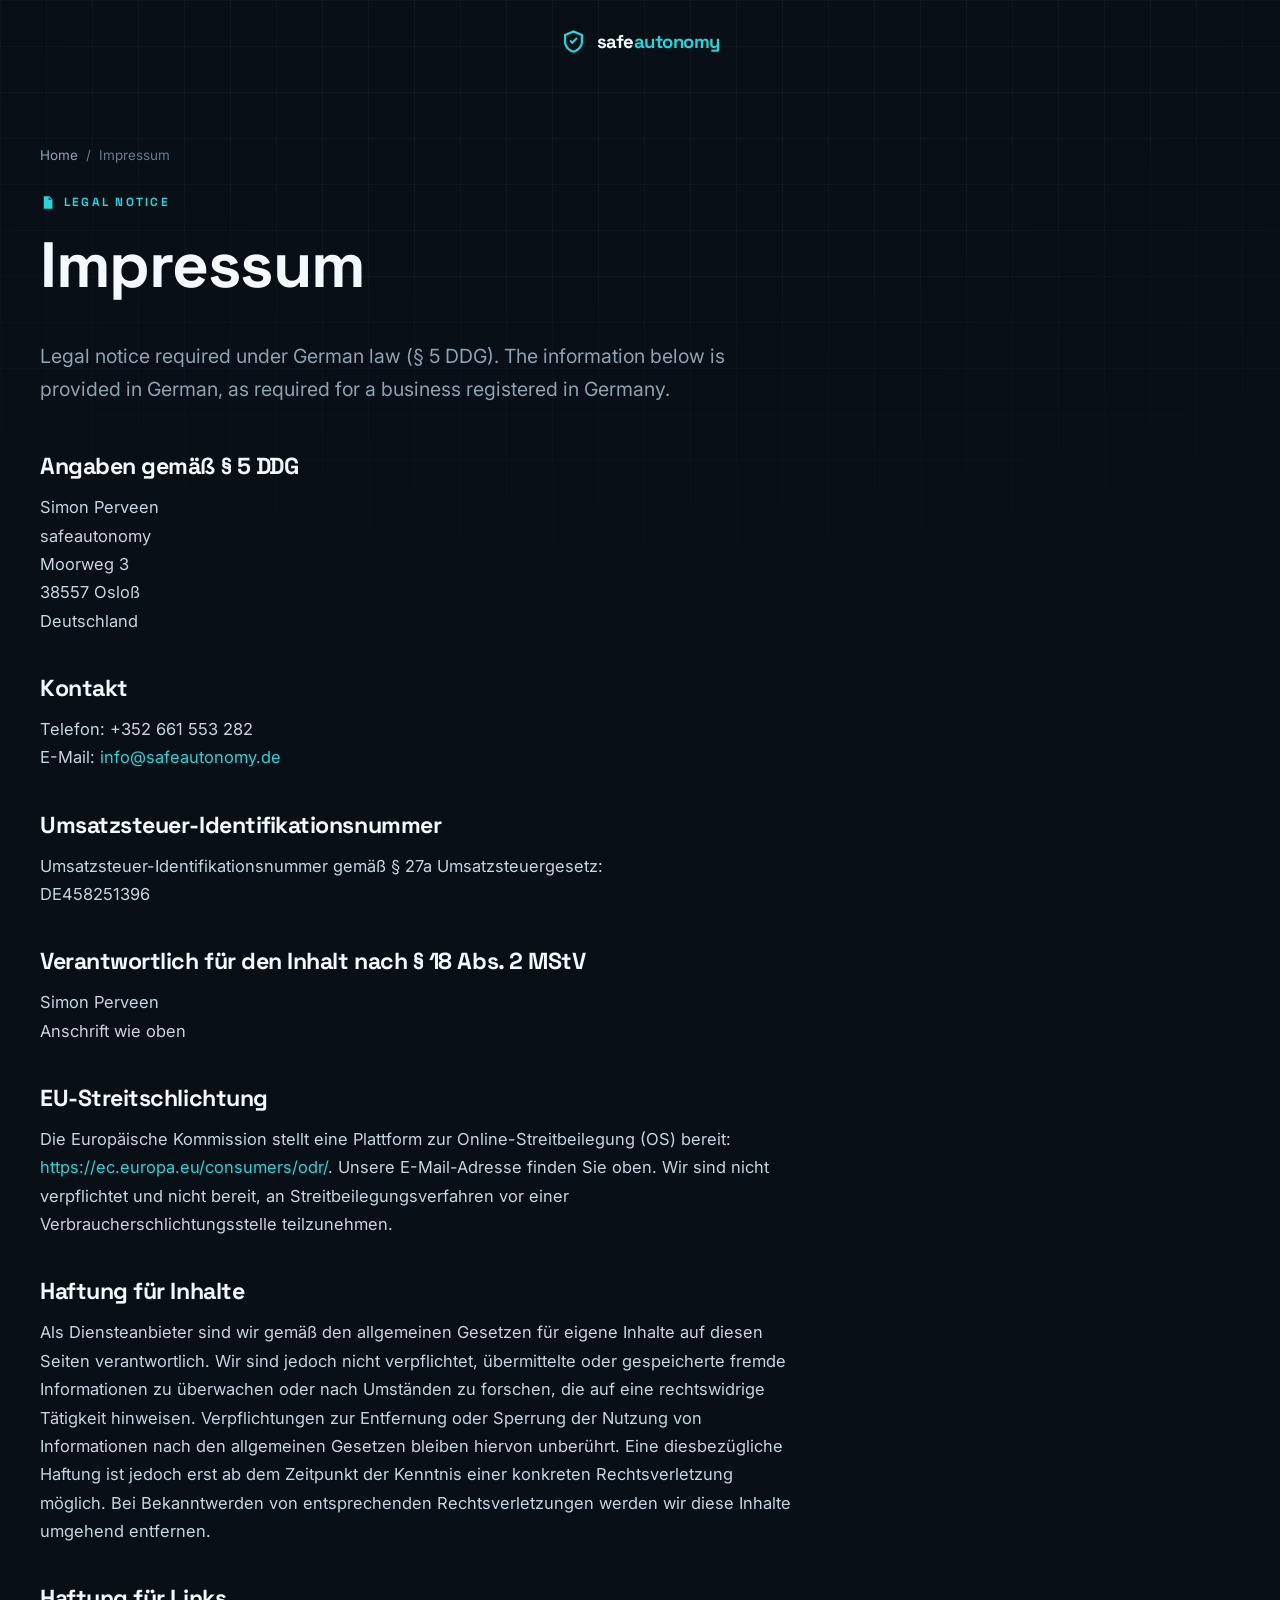
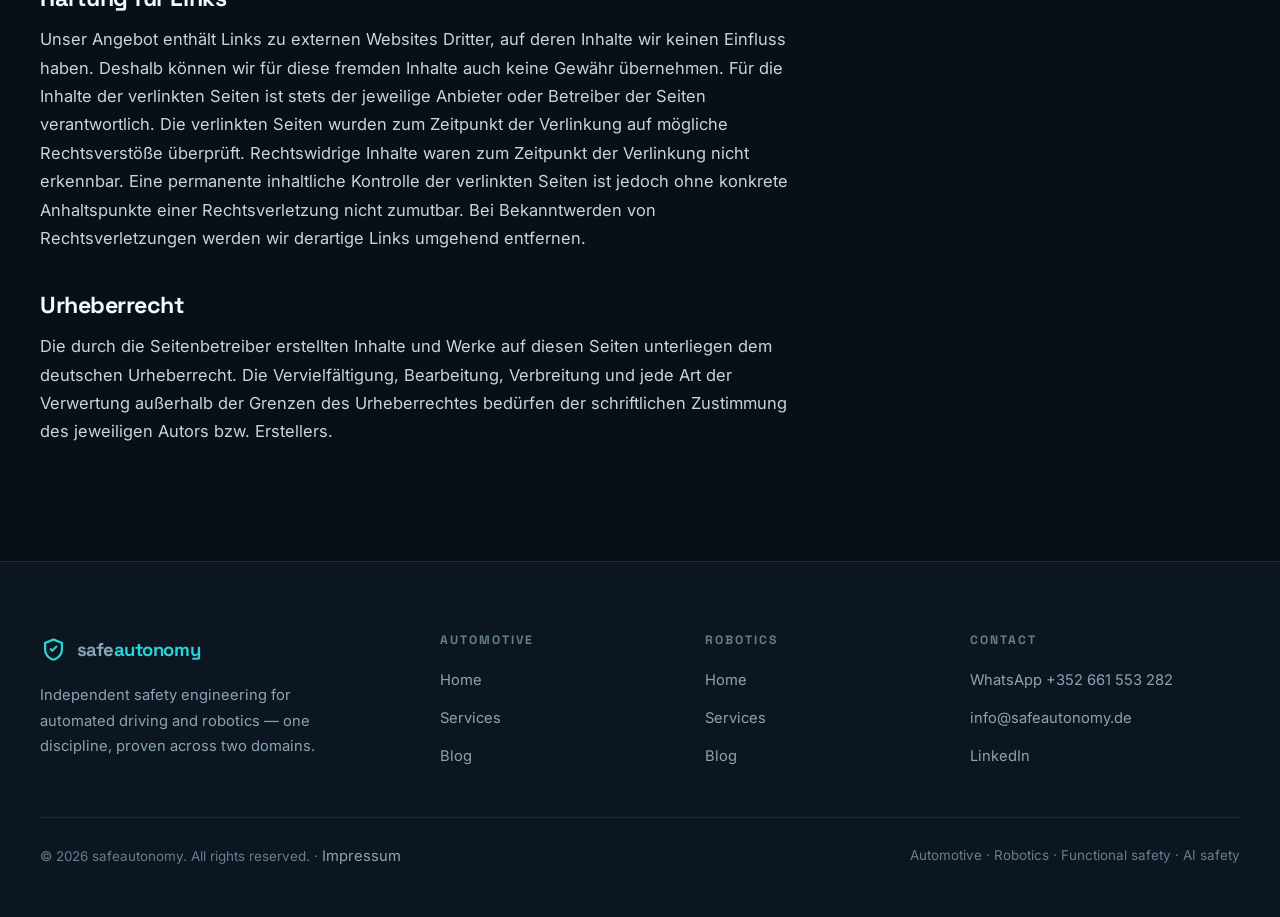
<file: impressum.html>
<!DOCTYPE html>
<html lang="de">
<head>
<meta charset="utf-8">
<meta name="viewport" content="width=device-width, initial-scale=1">
<title>Impressum | safeautonomy</title>
<meta name="description" content="Impressum — Angaben gemäß § 5 DDG.">
<meta name="robots" content="noindex">
<link rel="icon" href="data:image/svg+xml,%3Csvg xmlns='http://www.w3.org/2000/svg' viewBox='0 0 24 24'%3E%3Cpath fill='%2329D3D8' d='M12 2 3.5 5.6v6.1c0 5.2 3.6 9 8.5 10.3 4.9-1.3 8.5-5.1 8.5-10.3V5.6z'/%3E%3C/svg%3E">
<link rel="preconnect" href="https://fonts.googleapis.com">
<link rel="preconnect" href="https://fonts.gstatic.com" crossorigin>
<link href="https://fonts.googleapis.com/css2?family=Inter:wght@400;500;600&family=Space+Grotesk:wght@500;700&display=swap" rel="stylesheet">
<link rel="stylesheet" href="assets/css/styles.css">
</head>
<body>

<header class="gw-header">
  <div class="container">
    <a class="logo" href="index.html">
      <svg class="logo__mark" viewBox="0 0 24 24" aria-hidden="true"><path d="M12 2 3.5 5.6v6.1c0 5.2 3.6 9 8.5 10.3 4.9-1.3 8.5-5.1 8.5-10.3V5.6L12 2Zm0 2.2 6.5 2.7v4.8c0 4-2.6 7-6.5 8.2-3.9-1.2-6.5-4.2-6.5-8.2V6.9L12 4.2Z"/><path d="m10.9 14.4-2.6-2.6 1.3-1.3 1.3 1.3 3.5-3.5 1.3 1.3-4.8 4.8Z"/></svg>
      <span class="logo__text">safe<span>autonomy</span></span>
    </a>
  </div>
</header>

<main>
<section class="section" style="padding-top:9rem">
  <div class="container">
    <nav class="crumbs" aria-label="Breadcrumb">
      <a href="index.html">Home</a> <span>/</span> <span>Impressum</span>
    </nav>

    <p class="eyebrow">
      <svg viewBox="0 0 24 24" aria-hidden="true"><path d="M6 2h9l5 5v15H6V2Zm8 1.5V8h4.5L14 3.5ZM8 12h8v1.6H8V12Zm0 4h8v1.6H8V16Z"/></svg>
      Legal notice
    </p>
    <h1>Impressum</h1>
    <p class="lede measure" style="margin-bottom:3rem">
      Legal notice required under German law (§ 5 DDG). The information below is provided
      in German, as required for a business registered in Germany.
    </p>

    <div class="prose measure">
      <h3>Angaben gemäß § 5 DDG</h3>
      <p>
        Simon Perveen<br>
        safeautonomy<br>
        Moorweg 3<br>
        38557 Osloß<br>
        Deutschland
      </p>

      <h3>Kontakt</h3>
      <p>
        Telefon: +352 661 553 282<br>
        E-Mail: <a href="mailto:info@safeautonomy.de">info@safeautonomy.de</a>
      </p>

      <h3>Umsatzsteuer-Identifikationsnummer</h3>
      <p>
        Umsatzsteuer-Identifikationsnummer gemäß § 27a Umsatzsteuergesetz:<br>
        DE458251396
      </p>

      <h3>Verantwortlich für den Inhalt nach § 18 Abs. 2 MStV</h3>
      <p>
        Simon Perveen<br>
        Anschrift wie oben
      </p>

      <h3>EU-Streitschlichtung</h3>
      <p>
        Die Europäische Kommission stellt eine Plattform zur Online-Streitbeilegung (OS)
        bereit: <a href="https://ec.europa.eu/consumers/odr/">https://ec.europa.eu/consumers/odr/</a>.
        Unsere E-Mail-Adresse finden Sie oben. Wir sind nicht verpflichtet und nicht bereit,
        an Streitbeilegungsverfahren vor einer Verbraucherschlichtungsstelle teilzunehmen.
      </p>

      <h3>Haftung für Inhalte</h3>
      <p>
        Als Diensteanbieter sind wir gemäß den allgemeinen Gesetzen für eigene Inhalte auf
        diesen Seiten verantwortlich. Wir sind jedoch nicht verpflichtet, übermittelte oder
        gespeicherte fremde Informationen zu überwachen oder nach Umständen zu forschen, die
        auf eine rechtswidrige Tätigkeit hinweisen. Verpflichtungen zur Entfernung oder
        Sperrung der Nutzung von Informationen nach den allgemeinen Gesetzen bleiben hiervon
        unberührt. Eine diesbezügliche Haftung ist jedoch erst ab dem Zeitpunkt der Kenntnis
        einer konkreten Rechtsverletzung möglich. Bei Bekanntwerden von entsprechenden
        Rechtsverletzungen werden wir diese Inhalte umgehend entfernen.
      </p>

      <h3>Haftung für Links</h3>
      <p>
        Unser Angebot enthält Links zu externen Websites Dritter, auf deren Inhalte wir
        keinen Einfluss haben. Deshalb können wir für diese fremden Inhalte auch keine
        Gewähr übernehmen. Für die Inhalte der verlinkten Seiten ist stets der jeweilige
        Anbieter oder Betreiber der Seiten verantwortlich. Die verlinkten Seiten wurden zum
        Zeitpunkt der Verlinkung auf mögliche Rechtsverstöße überprüft. Rechtswidrige
        Inhalte waren zum Zeitpunkt der Verlinkung nicht erkennbar. Eine permanente
        inhaltliche Kontrolle der verlinkten Seiten ist jedoch ohne konkrete Anhaltspunkte
        einer Rechtsverletzung nicht zumutbar. Bei Bekanntwerden von Rechtsverletzungen
        werden wir derartige Links umgehend entfernen.
      </p>

      <h3>Urheberrecht</h3>
      <p>
        Die durch die Seitenbetreiber erstellten Inhalte und Werke auf diesen Seiten
        unterliegen dem deutschen Urheberrecht. Die Vervielfältigung, Bearbeitung,
        Verbreitung und jede Art der Verwertung außerhalb der Grenzen des Urheberrechtes
        bedürfen der schriftlichen Zustimmung des jeweiligen Autors bzw. Erstellers.
      </p>
    </div>
  </div>
</section>
</main>

<footer class="footer">
  <div class="container">
    <div class="footer__grid">
      <div>
        <a class="logo" href="index.html">
          <svg class="logo__mark" viewBox="0 0 24 24" aria-hidden="true"><path d="M12 2 3.5 5.6v6.1c0 5.2 3.6 9 8.5 10.3 4.9-1.3 8.5-5.1 8.5-10.3V5.6L12 2Zm0 2.2 6.5 2.7v4.8c0 4-2.6 7-6.5 8.2-3.9-1.2-6.5-4.2-6.5-8.2V6.9L12 4.2Z"/><path d="m10.9 14.4-2.6-2.6 1.3-1.3 1.3 1.3 3.5-3.5 1.3 1.3-4.8 4.8Z"/></svg>
          <span class="logo__text">safe<span>autonomy</span></span>
        </a>
        <p class="footer__blurb">
          Independent safety engineering for automated driving and robotics — one
          discipline, proven across two domains.
        </p>
      </div>
      <div>
        <h4>Automotive</h4>
        <ul>
          <li><a href="automotive.html">Home</a></li>
          <li><a href="services.html">Services</a></li>
          <li><a href="blog.html">Blog</a></li>
        </ul>
      </div>
      <div>
        <h4>Robotics</h4>
        <ul>
          <li><a href="robotics.html">Home</a></li>
          <li><a href="robotics-services.html">Services</a></li>
          <li><a href="robotics-blog.html">Blog</a></li>
        </ul>
      </div>
      <div>
        <h4>Contact</h4>
        <ul>
          <li><a href="https://wa.me/352661553282">WhatsApp +352 661 553 282</a></li>
          <li><a href="mailto:info@safeautonomy.de">info@safeautonomy.de</a></li>
          <li><a href="https://www.linkedin.com/in/dr-simon-saim-perveen-5b797918a/">LinkedIn</a></li>
        </ul>
      </div>
    </div>
    <div class="footer__bottom">
      <p>&copy; <span data-year>2026</span> safeautonomy. All rights reserved. · <a href="impressum.html">Impressum</a></p>
      <p>Automotive · Robotics · Functional safety · AI safety</p>
    </div>
  </div>
</footer>

<script src="assets/js/main.js"></script>
</body>
</html>
</file>
<file: assets/css/styles.css>
/* ==========================================================================
   safeautonomy — design system
   Palette sampled from the LinkedIn banner:
   deep navy-black ground · cyan accent · lime-yellow accent · notched frames
   ========================================================================== */

/* ---------- 1. Tokens ---------- */
:root {
  /* surfaces */
  --bg:        #080F16;
  --bg-1:      #0B1620;
  --bg-2:      #10202C;
  --bg-3:      #162C3A;

  /* lines */
  --line:      rgba(150, 195, 215, 0.13);
  --line-2:    rgba(150, 195, 215, 0.26);
  --grid:      rgba(120, 175, 200, 0.055);

  /* accents */
  --cyan:      #29D3D8;
  --cyan-2:    #0FA9AE;
  --cyan-soft: rgba(41, 211, 216, 0.12);
  --lime:      #D8F32E;
  --lime-2:    #B4CC17;
  --lime-soft: rgba(216, 243, 46, 0.12);

  /* text */
  --white:     #F3F9FC;
  --text:      #C6D6E0;
  --muted:     #8CA3B4;
  --muted-2:   #667E90;

  /* shape */
  --notch:     18px;
  --radius:    4px;
  --maxw:      1200px;
  --maxw-text: 760px;

  /* type */
  --font-head: 'Space Grotesk', 'Segoe UI', system-ui, sans-serif;
  --font-body: 'Inter', 'Segoe UI', system-ui, -apple-system, sans-serif;

  /* motion */
  --ease: cubic-bezier(0.22, 1, 0.36, 1);
}

/* the banner's clipped corners: top-left + bottom-right */
.cut {
  clip-path: polygon(
    var(--notch) 0, 100% 0,
    100% calc(100% - var(--notch)), calc(100% - var(--notch)) 100%,
    0 100%, 0 var(--notch)
  );
}

/* ---------- 2. Reset & base ---------- */
*, *::before, *::after { box-sizing: border-box; }

html {
  scroll-behavior: smooth;
  scroll-padding-top: 92px;
  -webkit-text-size-adjust: 100%;
}

body {
  margin: 0;
  background: var(--bg);
  color: var(--text);
  font-family: var(--font-body);
  font-size: 16.5px;
  line-height: 1.72;
  -webkit-font-smoothing: antialiased;
  overflow-x: hidden;
}

/* faint engineering grid, as on the banner */
body::before {
  content: '';
  position: fixed;
  inset: 0;
  z-index: 0;
  pointer-events: none;
  background-image:
    linear-gradient(var(--grid) 1px, transparent 1px),
    linear-gradient(90deg, var(--grid) 1px, transparent 1px);
  background-size: 46px 46px;
  mask-image: radial-gradient(ellipse 120% 90% at 50% 0%, #000 30%, transparent 85%);
}

img, video, svg { max-width: 100%; display: block; }
a { color: var(--cyan); text-decoration: none; transition: color .18s var(--ease); }
a:hover { color: var(--lime); }

h1, h2, h3, h4 {
  font-family: var(--font-head);
  color: var(--white);
  line-height: 1.12;
  letter-spacing: -0.02em;
  margin: 0 0 .6em;
  font-weight: 700;
}
h1 { font-size: clamp(2.3rem, 5.4vw, 4rem); }
h2 { font-size: clamp(1.75rem, 3.4vw, 2.6rem); }
h3 { font-size: clamp(1.15rem, 1.9vw, 1.45rem); }
h4 { font-size: 1.02rem; letter-spacing: 0; }
p  { margin: 0 0 1.15em; }
p:last-child { margin-bottom: 0; }

strong { color: var(--white); font-weight: 600; }
code {
  font-family: ui-monospace, 'Cascadia Code', Consolas, monospace;
  font-size: .88em;
  color: var(--cyan);
  background: var(--cyan-soft);
  padding: .12em .42em;
  border-radius: 3px;
}

:focus-visible {
  outline: 2px solid var(--lime);
  outline-offset: 3px;
  border-radius: 2px;
}

::selection { background: var(--lime); color: #0A1017; }

/* ---------- 3. Layout ---------- */
.container {
  width: min(100% - 2.75rem, var(--maxw));
  margin-inline: auto;
  position: relative;
  z-index: 1;
}
.section { padding: clamp(4.5rem, 9vw, 7.5rem) 0; position: relative; }
.section--tight { padding: clamp(3rem, 6vw, 4.75rem) 0; }
.section--alt { background: linear-gradient(180deg, transparent, var(--bg-1) 12%, var(--bg-1) 88%, transparent); }

.grid { display: grid; gap: 1.4rem; }
.grid-2 { grid-template-columns: repeat(2, 1fr); }
.grid-3 { grid-template-columns: repeat(3, 1fr); }
.grid-4 { grid-template-columns: repeat(4, 1fr); }

.lede {
  font-size: clamp(1.05rem, 1.6vw, 1.22rem);
  color: var(--muted);
  max-width: var(--maxw-text);
  line-height: 1.68;
}
.measure { max-width: var(--maxw-text); }
.center { text-align: center; }
.center .lede, .center .measure { margin-inline: auto; }

.section-head { margin-bottom: clamp(2.25rem, 4vw, 3.25rem); }

/* ---------- 4. Eyebrow ---------- */
.eyebrow {
  display: inline-flex;
  align-items: center;
  gap: .55rem;
  font-family: var(--font-head);
  font-size: .74rem;
  font-weight: 700;
  letter-spacing: .19em;
  text-transform: uppercase;
  color: var(--cyan);
  margin-bottom: 1.1rem;
}
.eyebrow svg { width: 15px; height: 15px; fill: var(--cyan); flex: none; }
.eyebrow--lime { color: var(--lime); }
.eyebrow--lime svg { fill: var(--lime); }

/* ---------- 5. Buttons ---------- */
.btn {
  --notch: 12px;
  display: inline-flex;
  align-items: center;
  gap: .6rem;
  padding: .82rem 1.6rem;
  font-family: var(--font-head);
  font-size: .92rem;
  font-weight: 700;
  letter-spacing: .01em;
  cursor: pointer;
  border: 0;
  transition: transform .18s var(--ease), background .18s var(--ease), color .18s var(--ease);
  clip-path: polygon(
    var(--notch) 0, 100% 0,
    100% calc(100% - var(--notch)), calc(100% - var(--notch)) 100%,
    0 100%, 0 var(--notch)
  );
}
.btn:hover { transform: translateY(-2px); }
.btn svg { width: 16px; height: 16px; flex: none; }

.btn--primary { background: var(--lime); color: #0A1017; }
.btn--primary:hover { background: #E4FB55; color: #0A1017; }

.btn--cyan { background: var(--cyan); color: #051317; }
.btn--cyan:hover { background: #45E6EB; color: #051317; }

.btn--ghost {
  background: transparent;
  color: var(--white);
  box-shadow: inset 0 0 0 1px var(--line-2);
}
.btn--ghost:hover { background: rgba(255,255,255,.05); color: var(--white); box-shadow: inset 0 0 0 1px var(--cyan); }

.btn-row { display: flex; flex-wrap: wrap; gap: .85rem; margin-top: 2rem; }

/* arrow link */
.arrow-link {
  display: inline-flex;
  align-items: center;
  gap: .45rem;
  font-family: var(--font-head);
  font-weight: 700;
  font-size: .9rem;
}
.arrow-link svg { width: 15px; height: 15px; transition: transform .2s var(--ease); }
.arrow-link:hover svg { transform: translateX(4px); }

/* ---------- 6. Header ---------- */
.header {
  position: fixed;
  inset: 0 0 auto 0;
  z-index: 100;
  transition: background .3s var(--ease), border-color .3s var(--ease), backdrop-filter .3s;
  border-bottom: 1px solid transparent;
}
.header.is-scrolled {
  background: rgba(8, 15, 22, .88);
  backdrop-filter: blur(14px);
  border-bottom-color: var(--line);
}
.header__inner {
  display: flex;
  align-items: center;
  gap: 1.5rem;
  height: 76px;
}

.logo { display: flex; align-items: center; gap: .6rem; color: var(--white); flex: none; }
.logo:hover { color: var(--white); }
.logo__mark { width: 27px; height: 27px; fill: var(--cyan); flex: none; }
.logo__text {
  font-family: var(--font-head);
  font-weight: 700;
  font-size: 1.16rem;
  letter-spacing: -.025em;
}
.logo__text span { color: var(--cyan); }

.nav { margin-left: auto; display: flex; align-items: center; gap: .3rem; }
.nav__link {
  display: block;
  padding: .55rem .85rem;
  font-family: var(--font-head);
  font-size: .89rem;
  font-weight: 500;
  color: var(--text);
  position: relative;
}
.nav__link:hover { color: var(--white); }
.nav__link.is-active { color: var(--white); }
.nav__link.is-active::after {
  content: '';
  position: absolute;
  left: .85rem; right: .85rem; bottom: .18rem;
  height: 2px;
  background: var(--lime);
}

/* dropdown */
.nav__item { position: relative; }
.nav__toggle {
  display: flex;
  align-items: center;
  gap: .32rem;
  background: none;
  border: 0;
  cursor: pointer;
  font: inherit;
  color: inherit;
}
.nav__toggle svg { width: 11px; height: 11px; fill: currentColor; transition: transform .2s var(--ease); }
.nav__item.is-open .nav__toggle svg { transform: rotate(180deg); }

.nav__menu {
  position: absolute;
  top: calc(100% + .45rem);
  left: 0;
  min-width: 258px;
  background: var(--bg-2);
  border: 1px solid var(--line-2);
  padding: .45rem;
  opacity: 0;
  visibility: hidden;
  transform: translateY(-6px);
  transition: all .2s var(--ease);
  box-shadow: 0 22px 48px rgba(0,0,0,.55);
}
.nav__item.is-open .nav__menu { opacity: 1; visibility: visible; transform: translateY(0); }
.nav__menu a {
  display: block;
  padding: .58rem .75rem;
  color: var(--text);
  font-size: .89rem;
  border-left: 2px solid transparent;
}
.nav__menu a:hover { background: rgba(255,255,255,.045); color: var(--white); border-left-color: var(--lime); }
.nav__menu a small { display: block; color: var(--muted-2); font-size: .76rem; line-height: 1.4; }

.nav__cta { margin-left: .7rem; }

.burger {
  display: none;
  margin-left: auto;
  background: none;
  border: 1px solid var(--line-2);
  padding: .5rem;
  cursor: pointer;
  color: var(--white);
}
.burger svg { width: 20px; height: 20px; stroke: currentColor; fill: none; stroke-width: 1.8; }

/* ---------- 7. Hero ---------- */
.hero {
  position: relative;
  display: flex;
  align-items: flex-end;
  min-height: 100svh;
  padding: 9rem 0 clamp(3rem, 7vw, 5.5rem);
  overflow: hidden;
}
.hero--page {
  min-height: 62vh;
  align-items: center;
  padding: 11rem 0 clamp(3rem, 6vw, 4.5rem);
}

.hero__media { position: absolute; inset: 0; z-index: 0; }
.hero__video {
  width: 100%;
  height: 100%;
  object-fit: cover;
  filter: saturate(.72) contrast(1.06) brightness(.62);
}
/* legibility + brand tint over the footage */
.hero__media::after {
  content: '';
  position: absolute;
  inset: 0;
  background:
    linear-gradient(90deg, rgba(8,15,22,.96) 0%, rgba(8,15,22,.86) 42%, rgba(8,15,22,.42) 100%),
    linear-gradient(0deg, var(--bg) 2%, rgba(8,15,22,.25) 45%, rgba(8,15,22,.72) 100%),
    radial-gradient(ellipse 60% 60% at 78% 40%, rgba(41,211,216,.10), transparent 70%);
}
.hero__media::before {
  content: '';
  position: absolute;
  inset: 0;
  z-index: 2;
  background-image:
    linear-gradient(rgba(120,175,200,.05) 1px, transparent 1px),
    linear-gradient(90deg, rgba(120,175,200,.05) 1px, transparent 1px);
  background-size: 46px 46px;
}

.hero__inner { position: relative; z-index: 3; }
.hero h1 { max-width: 17ch; }
.hero h1 em {
  font-style: normal;
  color: var(--lime);
  display: block;
}
.hero__sub {
  font-size: clamp(1.05rem, 1.75vw, 1.28rem);
  color: var(--text);
  max-width: 60ch;
  margin-top: 1.4rem;
  line-height: 1.66;
}

/* concentric arcs, echoing the banner's line art */
.arcs {
  position: absolute;
  z-index: 1;
  width: 720px; height: 720px;
  border-radius: 50%;
  border: 1px solid rgba(41,211,216,.16);
  pointer-events: none;
}
.arcs::before, .arcs::after {
  content: '';
  position: absolute;
  border-radius: 50%;
  border: 1px solid rgba(41,211,216,.11);
}
.arcs::before { inset: 78px; }
.arcs::after  { inset: 168px; border-color: rgba(216,243,46,.10); }
.arcs--tl { top: -330px; left: -280px; }
.arcs--br { bottom: -380px; right: -300px; width: 620px; height: 620px; }

/* ---------- 8. Standards marquee ---------- */
.ticker {
  border-top: 1px solid var(--line);
  border-bottom: 1px solid var(--line);
  background: var(--bg-1);
  overflow: hidden;
  position: relative;
  z-index: 2;
}
.ticker__track {
  display: flex;
  gap: 3.5rem;
  padding: 1.05rem 0;
  width: max-content;
  animation: slide 42s linear infinite;
}
.ticker:hover .ticker__track { animation-play-state: paused; }
.ticker__item {
  display: flex;
  align-items: center;
  gap: .7rem;
  font-family: var(--font-head);
  font-size: .82rem;
  font-weight: 500;
  letter-spacing: .13em;
  text-transform: uppercase;
  color: var(--muted);
  white-space: nowrap;
}
.ticker__item::before {
  content: '';
  width: 5px; height: 5px;
  background: var(--cyan);
  transform: rotate(45deg);
  flex: none;
}
@keyframes slide { to { transform: translateX(-50%); } }

/* ---------- 9. Cards ---------- */
.frame {
  background: var(--line);
  padding: 1px;
  clip-path: polygon(
    var(--notch) 0, 100% 0,
    100% calc(100% - var(--notch)), calc(100% - var(--notch)) 100%,
    0 100%, 0 var(--notch)
  );
  transition: background .25s var(--ease), transform .25s var(--ease);
}
.frame > * {
  background: var(--bg-1);
  clip-path: inherit;
  height: 100%;
}
.frame:hover { background: var(--line-2); }

.card {
  padding: 2rem 1.85rem;
  display: flex;
  flex-direction: column;
  gap: .1rem;
}
.card__num {
  font-family: var(--font-head);
  font-size: .78rem;
  font-weight: 700;
  letter-spacing: .16em;
  color: var(--lime);
  margin-bottom: 1rem;
}
.card__icon {
  width: 42px; height: 42px;
  display: grid;
  place-items: center;
  background: var(--cyan-soft);
  margin-bottom: 1.35rem;
  flex: none;
}
.card__icon svg { width: 21px; height: 21px; fill: var(--cyan); }
.card__icon--lime { background: var(--lime-soft); }
.card__icon--lime svg { fill: var(--lime); }
.card h3 { margin-bottom: .55rem; }
.card p { color: var(--muted); font-size: .96rem; }
.card__foot { margin-top: auto; padding-top: 1.5rem; }

/* linked card */
a.frame:hover { background: var(--cyan); transform: translateY(-4px); }
a.frame { display: block; }

/* standard tag */
.tag {
  display: inline-block;
  font-family: var(--font-head);
  font-size: .7rem;
  font-weight: 700;
  letter-spacing: .13em;
  text-transform: uppercase;
  padding: .3rem .62rem;
  color: var(--cyan);
  background: var(--cyan-soft);
  border: 1px solid rgba(41,211,216,.24);
}
.tag--lime { color: var(--lime); background: var(--lime-soft); border-color: rgba(216,243,46,.24); }
.tag--plain { color: var(--muted); background: rgba(255,255,255,.04); border-color: var(--line); }

/* ---------- 10. Hazard ecosystem diagram ---------- */
.eco { display: grid; gap: 1rem; margin-top: 1rem; }

.eco__cap {
  text-align: center;
  padding: 1.15rem 1.5rem;
  font-family: var(--font-head);
  font-weight: 700;
  letter-spacing: .02em;
  color: var(--white);
  background: var(--bg-2);
  border: 1px solid var(--line-2);
  font-size: 1.02rem;
}
.eco__cap small {
  display: block;
  font-family: var(--font-body);
  font-weight: 400;
  font-size: .86rem;
  color: var(--muted);
  letter-spacing: 0;
  margin-top: .25rem;
}
.eco__cap--hazard { border-color: rgba(216,243,46,.4); background: linear-gradient(180deg, var(--lime-soft), var(--bg-2)); }
.eco__cap--case   { border-color: rgba(41,211,216,.4); background: linear-gradient(0deg, var(--cyan-soft), var(--bg-2)); }

.eco__cols { display: grid; grid-template-columns: repeat(3, 1fr); gap: 1rem; }
.eco__col {
  background: var(--bg-1);
  border: 1px solid var(--line);
  border-top: 2px solid var(--cyan);
  padding: 1.5rem 1.35rem;
}
.eco__col:nth-child(2) { border-top-color: var(--lime); }
.eco__col:nth-child(3) { border-top-color: #7C6BF0; }
.eco__col h4 { color: var(--white); margin-bottom: .3rem; font-size: 1.05rem; font-family: var(--font-head); }
.eco__col .eco__std {
  font-family: var(--font-head);
  font-size: .74rem;
  font-weight: 700;
  letter-spacing: .14em;
  text-transform: uppercase;
  color: var(--cyan);
  margin-bottom: .9rem;
  display: block;
}
.eco__col:nth-child(2) .eco__std { color: var(--lime); }
.eco__col:nth-child(3) .eco__std { color: #9C8DFF; }
.eco__col p { font-size: .9rem; color: var(--muted); margin: 0; }

.eco__flow {
  display: grid;
  grid-template-columns: repeat(3, 1fr);
  gap: 1rem;
}
.eco__arrow {
  height: 34px;
  position: relative;
  display: grid;
  place-items: center;
}
.eco__arrow::before {
  content: '';
  position: absolute;
  top: 0; bottom: 0;
  width: 1px;
  background: linear-gradient(180deg, var(--line-2), var(--cyan));
}
.eco__arrow svg { width: 13px; height: 13px; fill: var(--cyan); position: relative; z-index: 1; background: var(--bg); }
.eco__arrow--down::before { background: linear-gradient(0deg, var(--line-2), var(--cyan)); }

/* ---------- 11. Comparison table ---------- */
.table-wrap {
  overflow-x: auto;
  border: 1px solid var(--line);
  background: var(--bg-1);
  -webkit-overflow-scrolling: touch;
}
table { border-collapse: collapse; width: 100%; min-width: 860px; font-size: .92rem; }
thead th {
  background: var(--bg-2);
  color: var(--white);
  font-family: var(--font-head);
  font-size: .84rem;
  font-weight: 700;
  letter-spacing: .05em;
  text-align: left;
  padding: 1.05rem 1.15rem;
  border-bottom: 1px solid var(--line-2);
  vertical-align: bottom;
}
thead th:nth-child(2) { border-top: 2px solid var(--cyan); }
thead th:nth-child(3) { border-top: 2px solid var(--lime); }
thead th:nth-child(4) { border-top: 2px solid #7C6BF0; }
thead th span { display: block; font-family: var(--font-body); font-weight: 400; font-size: .76rem; color: var(--muted-2); letter-spacing: 0; margin-top: .2rem; }
tbody th {
  text-align: left;
  padding: 1.05rem 1.15rem;
  color: var(--white);
  font-weight: 600;
  font-size: .88rem;
  width: 20%;
  vertical-align: top;
  background: rgba(255,255,255,.017);
}
tbody td {
  padding: 1.05rem 1.15rem;
  vertical-align: top;
  color: var(--muted);
  border-left: 1px solid var(--line);
}
tbody tr + tr th, tbody tr + tr td { border-top: 1px solid var(--line); }

/* ---------- 12. Steps ---------- */
.steps { counter-reset: s; display: grid; gap: 1px; background: var(--line); border: 1px solid var(--line); }
.step {
  counter-increment: s;
  background: var(--bg-1);
  padding: 2rem 1.85rem;
  position: relative;
  transition: background .25s var(--ease);
}
.step:hover { background: var(--bg-2); }
.step::before {
  content: '0' counter(s);
  font-family: var(--font-head);
  font-size: 2.1rem;
  font-weight: 700;
  color: rgba(216,243,46,.22);
  line-height: 1;
  display: block;
  margin-bottom: 1rem;
}
.step h4 { font-size: 1.06rem; margin-bottom: .5rem; }
.step p { font-size: .92rem; color: var(--muted); margin: 0; }

/* ---------- 13. Feature list ---------- */
.checks { list-style: none; padding: 0; margin: 0; display: grid; gap: .8rem; }
.checks li {
  display: flex;
  gap: .75rem;
  align-items: flex-start;
  font-size: .96rem;
  color: var(--text);
}
.checks li::before {
  content: '';
  width: 7px; height: 7px;
  margin-top: .62em;
  flex: none;
  background: var(--lime);
  transform: rotate(45deg);
}
.checks--cyan li::before { background: var(--cyan); }
.checks li strong { color: var(--white); }

.deliver { list-style: none; padding: 0; margin: 0; display: grid; gap: 1px; background: var(--line); border: 1px solid var(--line); }
.deliver li { background: var(--bg-1); padding: 1.1rem 1.3rem; font-size: .94rem; display: flex; gap: .9rem; align-items: baseline; }
.deliver li span { font-family: var(--font-head); font-size: .74rem; font-weight: 700; letter-spacing: .1em; color: var(--cyan); flex: none; width: 42px; }

/* ---------- 14. Split / prose ---------- */
.split { display: grid; grid-template-columns: 1fr 1.15fr; gap: clamp(2rem, 5vw, 4.5rem); align-items: start; }
.split--even { grid-template-columns: 1fr 1fr; }
.sticky { position: sticky; top: 110px; }

.prose h3 { margin-top: 2.5rem; }
.prose h3:first-child { margin-top: 0; }
.prose p, .prose li { color: var(--text); }
.prose ul { padding-left: 1.15rem; margin: 0 0 1.15em; }
.prose li { margin-bottom: .5rem; }
.prose li::marker { color: var(--cyan); }

.callout {
  border-left: 2px solid var(--lime);
  background: linear-gradient(90deg, var(--lime-soft), transparent 70%);
  padding: 1.35rem 1.6rem;
  margin: 2rem 0;
}
.callout p { margin: 0; color: var(--text); }
.callout strong { color: var(--lime); }
.callout--cyan { border-left-color: var(--cyan); background: linear-gradient(90deg, var(--cyan-soft), transparent 70%); }
.callout--cyan strong { color: var(--cyan); }

/* pull stat */
.stats { display: grid; grid-template-columns: repeat(3, 1fr); gap: 1px; background: var(--line); border: 1px solid var(--line); }
.stat { background: var(--bg-1); padding: 1.6rem 1.4rem; }
.stat__k { font-family: var(--font-head); font-size: 2rem; font-weight: 700; color: var(--lime); line-height: 1; }
.stat__l { font-size: .86rem; color: var(--muted); margin-top: .5rem; }

/* ---------- 15. Blog ---------- */
/* the 1px "border" is the parent background showing through the padding;
   clip-path on the parent clips the whole subtree, so children need none */
.post {
  --notch: 16px;
  margin-bottom: 1.15rem;
  background: var(--line);
  padding: 1px;
  clip-path: polygon(
    var(--notch) 0, 100% 0,
    100% calc(100% - var(--notch)), calc(100% - var(--notch)) 100%,
    0 100%, 0 var(--notch)
  );
  transition: background .25s var(--ease);
}
.post:hover, .post[open] { background: var(--line-2); }
.post summary {
  background: var(--bg-1);
  list-style: none;
  cursor: pointer;
  padding: 1.85rem 1.9rem;
  display: grid;
  gap: .7rem;
  transition: background .2s var(--ease);
}
.post summary::-webkit-details-marker { display: none; }
.post summary:hover { background: var(--bg-2); }
.post__meta { display: flex; flex-wrap: wrap; align-items: center; gap: .7rem; font-size: .8rem; color: var(--muted-2); }
.post__meta time { font-family: var(--font-head); letter-spacing: .06em; }
.post summary h3 { margin: 0; transition: color .2s var(--ease); }
.post summary:hover h3 { color: var(--lime); }
.post__excerpt { color: var(--muted); font-size: .96rem; margin: 0; }
.post__more {
  display: inline-flex;
  align-items: center;
  gap: .45rem;
  font-family: var(--font-head);
  font-size: .84rem;
  font-weight: 700;
  color: var(--cyan);
}
.post__more svg { width: 13px; height: 13px; fill: currentColor; transition: transform .2s var(--ease); }
.post[open] .post__more svg { transform: rotate(180deg); }
.post[open] summary { background: var(--bg-2); }
.post__body {
  background: var(--bg-1);
  padding: .25rem 1.9rem 2.1rem;
  border-top: 1px solid var(--line);
  margin-top: 0;
}
.post__body > *:first-child { margin-top: 1.5rem; }

.post--feature summary h3 { font-size: clamp(1.4rem, 2.6vw, 1.9rem); }

/* ---------- 16. Contact ---------- */
.contact-grid { display: grid; grid-template-columns: repeat(3, 1fr); gap: 1.15rem; }
.contact-card { padding: 1.75rem; }
.contact-card__l {
  font-family: var(--font-head);
  font-size: .74rem;
  font-weight: 700;
  letter-spacing: .15em;
  text-transform: uppercase;
  color: var(--muted-2);
  margin-bottom: .6rem;
}
.contact-card__v { font-family: var(--font-head); font-size: 1.06rem; font-weight: 700; color: var(--white); word-break: break-word; }
a.contact-card__v:hover { color: var(--lime); }

.cta-band {
  position: relative;
  overflow: hidden;
  background: linear-gradient(135deg, var(--bg-2), var(--bg-1) 60%);
  border: 1px solid var(--line-2);
  padding: clamp(2.75rem, 6vw, 4.5rem);
  text-align: center;
}
.cta-band::before {
  content: '';
  position: absolute;
  width: 420px; height: 420px;
  border-radius: 50%;
  background: radial-gradient(circle, rgba(41,211,216,.14), transparent 68%);
  top: -180px; right: -120px;
}
.cta-band > * { position: relative; z-index: 1; }
.cta-band h2 { max-width: 20ch; margin-inline: auto; }

/* ---------- 17. Founder ---------- */
.founder { display: grid; grid-template-columns: 360px 1fr; gap: clamp(1.75rem, 4vw, 3.25rem); align-items: center; }
.founder__frame {
  --notch: 26px;
  background: var(--lime);
  padding: 3px;
  clip-path: polygon(
    var(--notch) 0, 100% 0,
    100% calc(100% - var(--notch)), calc(100% - var(--notch)) 100%,
    0 100%, 0 var(--notch)
  );
  aspect-ratio: 1 / 1.12;
}
.founder__photo {
  width: 100%; height: 100%;
  background: var(--bg-2);
  clip-path: inherit;
  object-fit: cover;
}

.lang-row {
  display: flex;
  flex-wrap: wrap;
  justify-content: center;
  gap: .5rem;
  margin-top: 1.1rem;
}
.lang-chip {
  display: inline-flex;
  align-items: center;
  gap: .42rem;
  padding: .38rem .75rem;
  background: var(--bg-2);
  border: 1px solid var(--line-2);
  border-radius: 999px;
  font-family: var(--font-head);
  font-size: .78rem;
  font-weight: 600;
  color: var(--text);
}
.lang-chip__flag { font-size: 1.05rem; line-height: 1; }
.lang-row__label {
  margin-top: .7rem;
  text-align: center;
  font-family: var(--font-head);
  font-size: .7rem;
  font-weight: 700;
  letter-spacing: .13em;
  text-transform: uppercase;
  color: var(--muted-2);
}

.locations { margin-top: clamp(3rem, 6vw, 4.5rem); }
.locations h3 { max-width: 26ch; }

.location-card__map {
  position: relative;
  aspect-ratio: 16 / 10;
  overflow: hidden;
  border-bottom: 1px solid var(--line);
  background: var(--bg-2);
}
.location-card__map iframe {
  position: absolute;
  inset: 0;
  width: 100%;
  height: 100%;
  border: 0;
  filter: grayscale(.2) contrast(1.05);
}
.location-card__body { padding: 1.5rem 1.75rem; }
.location-card__body .tag { margin-bottom: .9rem; }
.location-card__body h4 { margin-bottom: .35rem; font-size: 1.08rem; }
.location-card__body p { color: var(--muted); font-size: .92rem; margin: 0; }

.location-card__map--globe {
  display: grid;
  place-items: center;
  background:
    radial-gradient(ellipse 70% 70% at 50% 40%, rgba(41,211,216,.16), transparent 70%),
    var(--bg-2);
}
.location-card__map--globe svg {
  width: 30%;
  height: auto;
  aspect-ratio: 1;
  fill: none;
  stroke: var(--cyan);
  stroke-width: 1.1;
}

/* ---------- 18. Footer ---------- */
.footer {
  border-top: 1px solid var(--line);
  background: var(--bg-1);
  padding: clamp(3rem, 6vw, 4.5rem) 0 2rem;
  position: relative;
  z-index: 1;
}
.footer__grid { display: grid; grid-template-columns: 1.6fr 1fr 1fr 1.2fr; gap: 2.5rem; }
.footer h4 {
  font-size: .76rem;
  letter-spacing: .16em;
  text-transform: uppercase;
  color: var(--muted-2);
  margin-bottom: 1.1rem;
  font-family: var(--font-head);
}
.footer ul { list-style: none; padding: 0; margin: 0; display: grid; gap: .6rem; }
.footer a { color: var(--muted); font-size: .92rem; }
.footer a:hover { color: var(--lime); }
.footer__blurb { color: var(--muted); font-size: .92rem; max-width: 34ch; margin-top: 1.1rem; }
.footer__bottom {
  margin-top: 3rem;
  padding-top: 1.6rem;
  border-top: 1px solid var(--line);
  display: flex;
  flex-wrap: wrap;
  gap: 1rem;
  justify-content: space-between;
  font-size: .84rem;
  color: var(--muted-2);
}

/* ---------- 19. Breadcrumb ---------- */
.crumbs { display: flex; flex-wrap: wrap; gap: .5rem; font-size: .84rem; color: var(--muted-2); margin-bottom: 1.4rem; }
.crumbs a { color: var(--muted); }
.crumbs span { color: var(--muted-2); }

/* ---------- 20. Reveal ---------- */
.reveal { opacity: 0; transform: translateY(22px); transition: opacity .7s var(--ease), transform .7s var(--ease); }
.reveal.is-in { opacity: 1; transform: none; }

/* ---------- 21. Domain switch ---------- */
.domain-switch {
  display: flex;
  align-items: center;
  gap: 2px;
  background: var(--bg-2);
  border: 1px solid var(--line-2);
  padding: 3px;
  border-radius: 999px;
  margin-right: .4rem;
  flex: none;
}
.domain-switch a {
  padding: .48rem .95rem;
  font-family: var(--font-head);
  font-size: .76rem;
  font-weight: 700;
  letter-spacing: .01em;
  border-radius: 999px;
  color: var(--muted);
  line-height: 1;
}
.domain-switch a:hover { color: var(--white); }
.domain-switch a.is-active { background: var(--lime); color: #0A1017; }
.domain-switch a.is-active:hover { color: #0A1017; }

/* ---------- 22. Gateway split hero ---------- */
.split-hero { position: relative; min-height: 100svh; display: grid; grid-template-columns: 1fr 1fr; }
.gw-header {
  position: fixed;
  inset: 0 0 auto 0;
  z-index: 100;
  padding: 1.6rem 0;
}
.gw-header .container { display: flex; justify-content: center; }

.split-hero__panel {
  position: relative;
  display: flex;
  align-items: flex-end;
  padding: clamp(2rem, 5vw, 4rem);
  overflow: hidden;
  isolation: isolate;
}
.split-hero__panel::before {
  content: '';
  position: absolute;
  inset: 0;
  z-index: 2;
  background-image:
    linear-gradient(rgba(120,175,200,.05) 1px, transparent 1px),
    linear-gradient(90deg, rgba(120,175,200,.05) 1px, transparent 1px);
  background-size: 46px 46px;
  pointer-events: none;
}
.split-hero__link { position: absolute; inset: 0; z-index: 5; }

.split-hero__media { position: absolute; inset: 0; z-index: 0; }
.split-hero__media video {
  width: 100%; height: 100%; object-fit: cover;
  filter: saturate(.72) contrast(1.06) brightness(.55);
}
.split-hero__panel--automotive .split-hero__media::after {
  content: '';
  position: absolute;
  inset: 0;
  background:
    linear-gradient(0deg, rgba(8,15,22,.97) 4%, rgba(8,15,22,.3) 55%, rgba(8,15,22,.6) 100%),
    radial-gradient(ellipse 70% 60% at 30% 20%, rgba(41,211,216,.14), transparent 70%);
}
.split-hero__panel--robotics .split-hero__media { background: var(--bg); }
.split-hero__panel--robotics .split-hero__media::after {
  content: '';
  position: absolute;
  inset: 0;
  background:
    linear-gradient(0deg, rgba(8,15,22,.97) 4%, rgba(8,15,22,.3) 55%, rgba(8,15,22,.6) 100%),
    radial-gradient(ellipse 80% 65% at 70% 15%, rgba(124,107,240,.20), transparent 70%),
    radial-gradient(ellipse 60% 50% at 20% 90%, rgba(41,211,216,.10), transparent 70%);
}

.split-hero__panel:hover .split-hero__media video { transform: scale(1.04); }
.split-hero__media video { transition: transform 1.2s var(--ease); }

.split-hero__content { position: relative; z-index: 4; max-width: 30rem; }
.split-hero__eyebrow {
  font-family: var(--font-head);
  font-size: .78rem;
  font-weight: 700;
  letter-spacing: .19em;
  text-transform: uppercase;
  margin-bottom: .9rem;
}
.split-hero__panel--automotive .split-hero__eyebrow { color: var(--cyan); }
.split-hero__panel--robotics .split-hero__eyebrow { color: #9C8DFF; }
.split-hero__content h2 { font-size: clamp(1.8rem, 3.6vw, 2.6rem); margin-bottom: .7rem; }
.split-hero__content p { color: var(--text); max-width: 34ch; margin-bottom: 1.6rem; }
.split-hero__enter {
  --notch: 11px;
  display: inline-flex;
  align-items: center;
  gap: .55rem;
  padding: .82rem 1.5rem;
  font-family: var(--font-head);
  font-weight: 700;
  font-size: .92rem;
  color: #0A1017;
  background: var(--lime);
  clip-path: polygon(
    var(--notch) 0, 100% 0,
    100% calc(100% - var(--notch)), calc(100% - var(--notch)) 100%,
    0 100%, 0 var(--notch)
  );
  transition: background .2s var(--ease), transform .2s var(--ease);
}
.split-hero__enter svg { width: 15px; height: 15px; fill: currentColor; transition: transform .25s var(--ease); }
.split-hero__panel:hover .split-hero__enter { background: #E4FB55; transform: translateY(-2px); }
.split-hero__panel:hover .split-hero__enter svg { transform: translateX(5px); }

.split-hero__seam {
  position: absolute;
  top: 0; bottom: 0; left: 50%;
  width: 1px;
  background: linear-gradient(180deg, transparent, var(--line-2) 15%, var(--line-2) 85%, transparent);
  z-index: 6;
  pointer-events: none;
}
.split-hero__mark {
  position: absolute;
  top: 50%; left: 50%;
  transform: translate(-50%, -50%);
  width: 52px; height: 52px;
  display: grid;
  place-items: center;
  background: var(--bg);
  border: 1px solid var(--line-2);
  border-radius: 50%;
  z-index: 7;
  pointer-events: none;
}
.split-hero__mark svg { width: 24px; height: 24px; fill: var(--lime); }

.gw-below { padding: clamp(3.5rem, 7vw, 5.5rem) 0; }
.gw-thesis { max-width: 62ch; margin-inline: auto; text-align: center; }
.gw-thesis .lede { margin-inline: auto; }

/* ---------- 23. Robot-type strip ---------- */
.bot-grid .card__icon svg { width: 22px; height: 22px; }

/* ---------- 24. AI-safety ladder (robotics) ---------- */
.ladder { display: grid; gap: 1px; background: var(--line); border: 1px solid var(--line); }
.ladder__row {
  background: var(--bg-1);
  padding: 1.6rem 1.75rem;
  display: grid;
  grid-template-columns: 200px 1fr;
  gap: 1.6rem;
  align-items: start;
}
.ladder__id {
  font-family: var(--font-head);
  font-weight: 700;
  color: var(--white);
  font-size: .95rem;
}
.ladder__id small {
  display: block;
  font-family: var(--font-body);
  font-weight: 400;
  font-size: .78rem;
  color: var(--muted-2);
  margin-top: .3rem;
}
.ladder__row p { margin: 0; color: var(--muted); font-size: .93rem; }
.ladder__row h4 { margin-bottom: .4rem; font-size: 1.02rem; }

/* ---------- 25. Certification pathway (robotics) ---------- */
.cert-path { display: grid; grid-template-columns: 1fr auto 1fr; align-items: center; gap: 1rem; margin: 1rem 0; }
.cert-path__step { background: var(--bg-1); border: 1px solid var(--line); padding: 1.5rem 1.6rem; }
.cert-path__step .tag { margin-bottom: .8rem; }
.cert-path__step h4 { margin-bottom: .4rem; }
.cert-path__step p { margin: 0; color: var(--muted); font-size: .9rem; }
.cert-path__arrow { color: var(--cyan); }
.cert-path__arrow svg { width: 20px; height: 20px; fill: currentColor; }

/* ---------- 26. Responsive ---------- */
@media (max-width: 1040px) {
  .footer__grid { grid-template-columns: 1fr 1fr; gap: 2rem; }
  .split { grid-template-columns: 1fr; }
  .sticky { position: static; }
  .grid-4 { grid-template-columns: repeat(2, 1fr); }
  .cert-path { grid-template-columns: 1fr; }
  .cert-path__arrow { transform: rotate(90deg); justify-self: center; }
  .ladder__row { grid-template-columns: 1fr; gap: .5rem; }
}

@media (max-width: 900px) {
  .nav { display: none; }
  .burger { display: block; }

  .nav.is-open {
    display: block;
    position: fixed;
    inset: 76px 0 auto 0;
    background: var(--bg-1);
    border-bottom: 1px solid var(--line-2);
    padding: 1rem 1.4rem 1.6rem;
    max-height: calc(100svh - 76px);
    overflow-y: auto;
  }
  .nav.is-open .nav__link { padding: .8rem 0; border-bottom: 1px solid var(--line); }
  .nav.is-open .nav__link.is-active::after { display: none; }
  .nav.is-open .nav__item { display: block; }
  .nav.is-open .nav__menu {
    position: static;
    opacity: 1;
    visibility: visible;
    transform: none;
    border: 0;
    box-shadow: none;
    background: transparent;
    padding: 0 0 .5rem .9rem;
    display: none;
    min-width: 0;
  }
  .nav.is-open .nav__item.is-open .nav__menu { display: block; }
  .nav.is-open .nav__cta { margin: 1.2rem 0 0; display: flex; }
  .nav.is-open .nav__cta .btn { width: 100%; justify-content: center; }
  .nav.is-open .nav__toggle { width: 100%; justify-content: space-between; }

  .grid-3, .eco__cols, .eco__flow, .contact-grid, .stats { grid-template-columns: 1fr; }
  .eco__flow { display: none; }
  .eco__cols { gap: .85rem; }
  .founder { grid-template-columns: 1fr; }
  .founder__frame { max-width: 320px; margin-inline: auto; }
  .steps { grid-template-columns: 1fr !important; }

  .split-hero { grid-template-columns: 1fr; min-height: auto; }
  .split-hero__panel { min-height: 78svh; align-items: flex-end; }
  .split-hero__seam { top: auto; left: 0; right: 0; bottom: 50%; width: auto; height: 1px; background: linear-gradient(90deg, transparent, var(--line-2) 15%, var(--line-2) 85%, transparent); }
  .split-hero__mark { top: 100%; }
  .domain-switch a { padding: .4rem .8rem; }
}

@media (max-width: 700px) {
  body { font-size: 16px; }
  .container { width: min(100% - 2rem, var(--maxw)); }
  .hero__media { background: var(--bg); }
  .grid-2, .grid-4 { grid-template-columns: 1fr; }
  .footer__grid { grid-template-columns: 1fr; }
  .card { padding: 1.6rem 1.4rem; }
  .post summary { padding: 1.4rem 1.35rem; }
  .post__body { padding: .25rem 1.35rem 1.7rem; }
  .hero { min-height: auto; padding: 7.5rem 0 3.5rem; }
  .hero--page { min-height: auto; padding: 7.5rem 0 3rem; }

  .split-hero__panel { min-height: 62svh; padding: 1.5rem; }
  .split-hero__media { background: var(--bg); }
}

@media (prefers-reduced-motion: reduce) {
  *, *::before, *::after {
    animation-duration: .01ms !important;
    animation-iteration-count: 1 !important;
    transition-duration: .01ms !important;
  }
  html { scroll-behavior: auto; }
  .reveal { opacity: 1; transform: none; }
}
</file>
